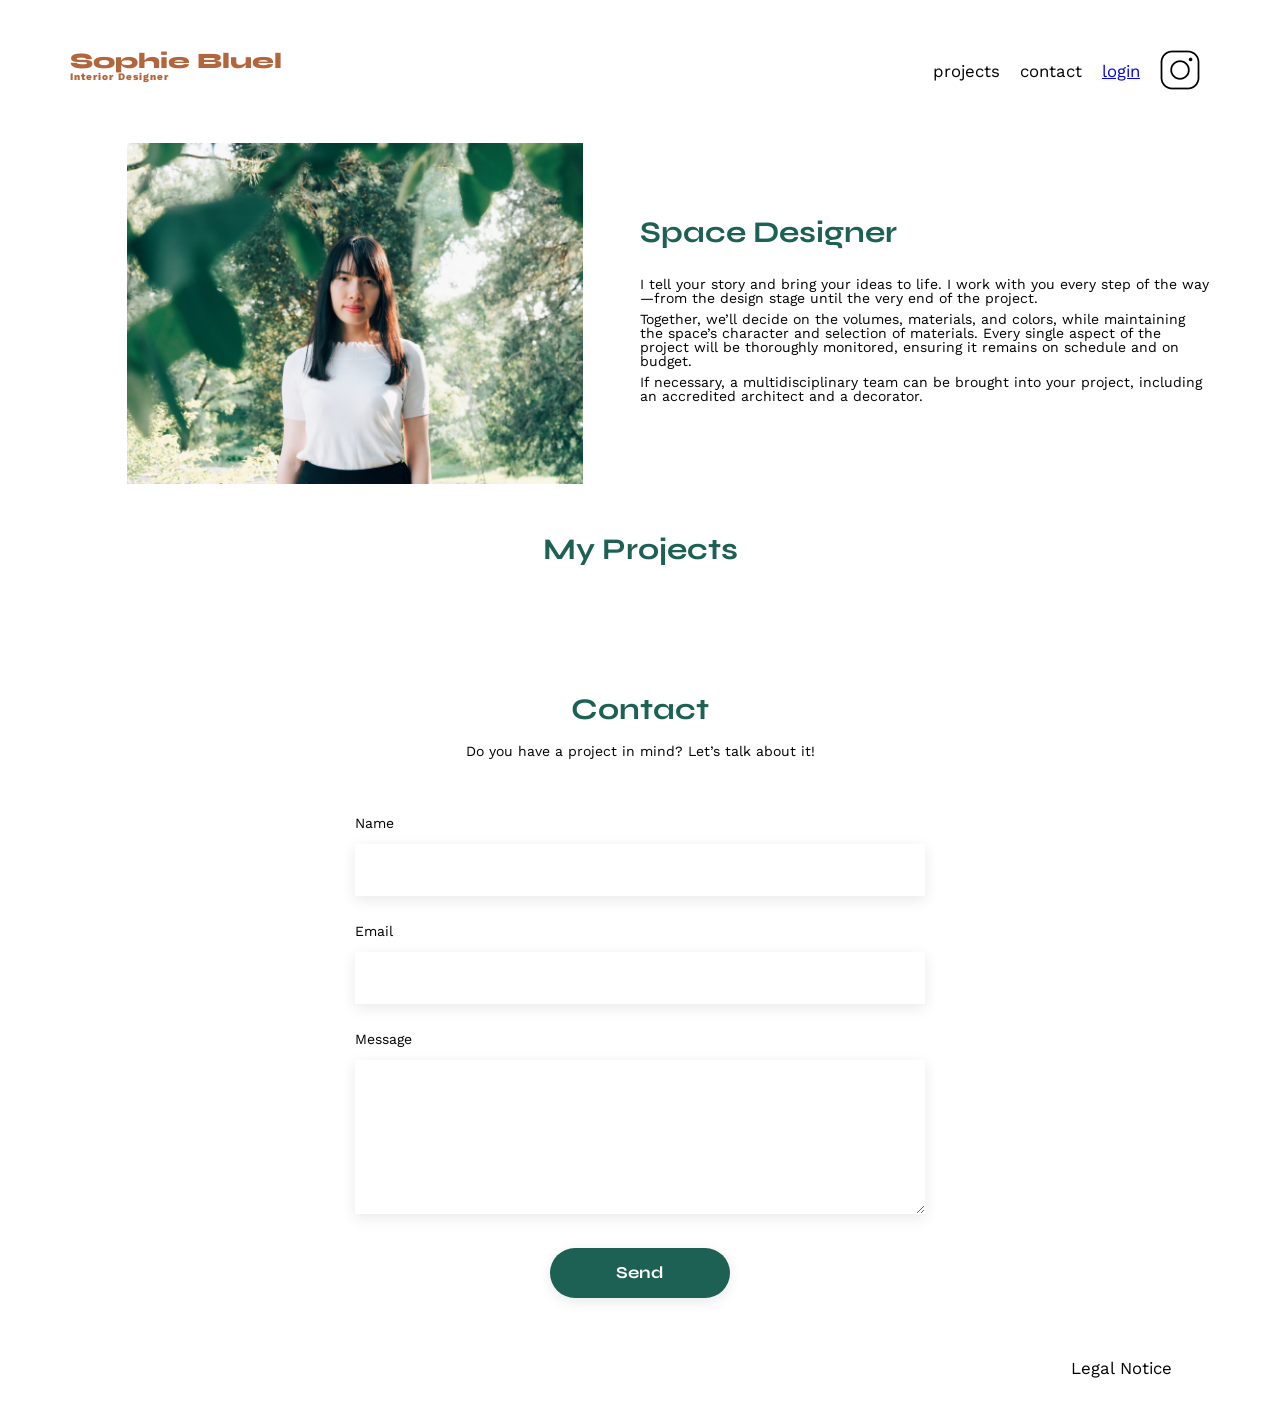
<file: FrontEnd/index.html>
<!DOCTYPE html>
<html lang="en">
  <head>
    <meta charset="UTF-8" />
    <title>Sophie Bluel - Interior Designer</title>
    <meta name="viewport" content="width=device-width, initial-scale=1.0" />
    <link rel="preconnect" href="https://fonts.googleapis.com" />
    <link rel="preconnect" href="https://fonts.gstatic.com" crossorigin />
    <link
      href="https://fonts.googleapis.com/css2?family=Syne:wght@400..800&family=Work+Sans:ital,wght@0,100..900;1,100..900&display=swap"
      rel="stylesheet"
    />
    <link
      rel="stylesheet"
      href="https://cdnjs.cloudflare.com/ajax/libs/font-awesome/6.7.2/css/all.min.css"
      integrity="sha512-Evv84Mr4kqVGRNSgIGL/F/aIDqQb7xQ2vcrdIwxfjThSH8CSR7PBEakCr51Ck+w+/U6swU2Im1vVX0SVk9ABhg=="
      crossorigin="anonymous"
      referrerpolicy="no-referrer"
    />
    <meta name="description" content="" />
    <link rel="stylesheet" href="./assets/style.css" />
    <script src="./script.js" defer></script>
  </head>
  <body>
    <section class="modal hidden">
      <div class="modal-nav-1">
        <i class="fa-solid fa-arrow-left fa-xl hidden"></i>
        <i class="fa-solid fa-xmark fa-xl"></i>
      </div>

      <div class="modal-content">
        <p>Photo Gallery</p>
      </div>
    </section>
    <div class="overlay hidden"></div>

    <section class="edit-notice hidden">
      <i class="fa-solid fa-pen-to-square"></i>
      <p>Editing Mode</p>
    </section>
    <header>
      <h1>Sophie Bluel <span>Interior Designer</span></h1>
      <nav>
        <ul>
          <li>projects</li>
          <li>contact</li>
          <li><a href="./login.html">login</a></li>
          <li><img src="./assets/icons/instagram.png" alt="Instagram" /></li>
        </ul>
      </nav>
    </header>
    <main>
      <section id="introduction">
        <figure>
          <img src="./assets/images/sophie-bluel.png" alt="" />
        </figure>
        <article>
          <h2>Space Designer</h2>
          <p>
            I tell your story and bring your ideas to life. I work with you
            every step of the way—from the design stage until the very end of
            the project.
          </p>
          <p>
            Together, we’ll decide on the volumes, materials, and colors, while
            maintaining the space’s character and selection of materials. Every
            single aspect of the project will be thoroughly monitored, ensuring
            it remains on schedule and on budget.
          </p>
          <p>
            If necessary, a multidisciplinary team can be brought into your
            project, including an accredited architect and a decorator.
          </p>
        </article>
      </section>
      <section id="portfolio">
        <div class="project-section-title">
          <h2>My Projects</h2>
          <div class="project-section-button hidden">
            <i class="fa-solid fa-pen-to-square"></i>
            <button>Editing Mode</button>
          </div>
        </div>

        <ul class="project-filter"></ul>
        <div class="gallery"></div>
      </section>
      <section id="contact">
        <h2>Contact</h2>
        <p>Do you have a project in mind? Let’s talk about it!</p>
        <form action="#" method="post">
          <label for="name">Name</label>
          <input type="text" name="name" id="name" />
          <label for="email">Email</label>
          <input type="email" name="email" id="email" />
          <label for="message">Message</label>
          <textarea name="message" id="message" cols="30" rows="10"></textarea>
          <input type="submit" value="Send" />
        </form>
      </section>
    </main>

    <footer>
      <nav>
        <ul>
          <li>Legal Notice</li>
        </ul>
      </nav>
    </footer>
  </body>
</html>
</file>
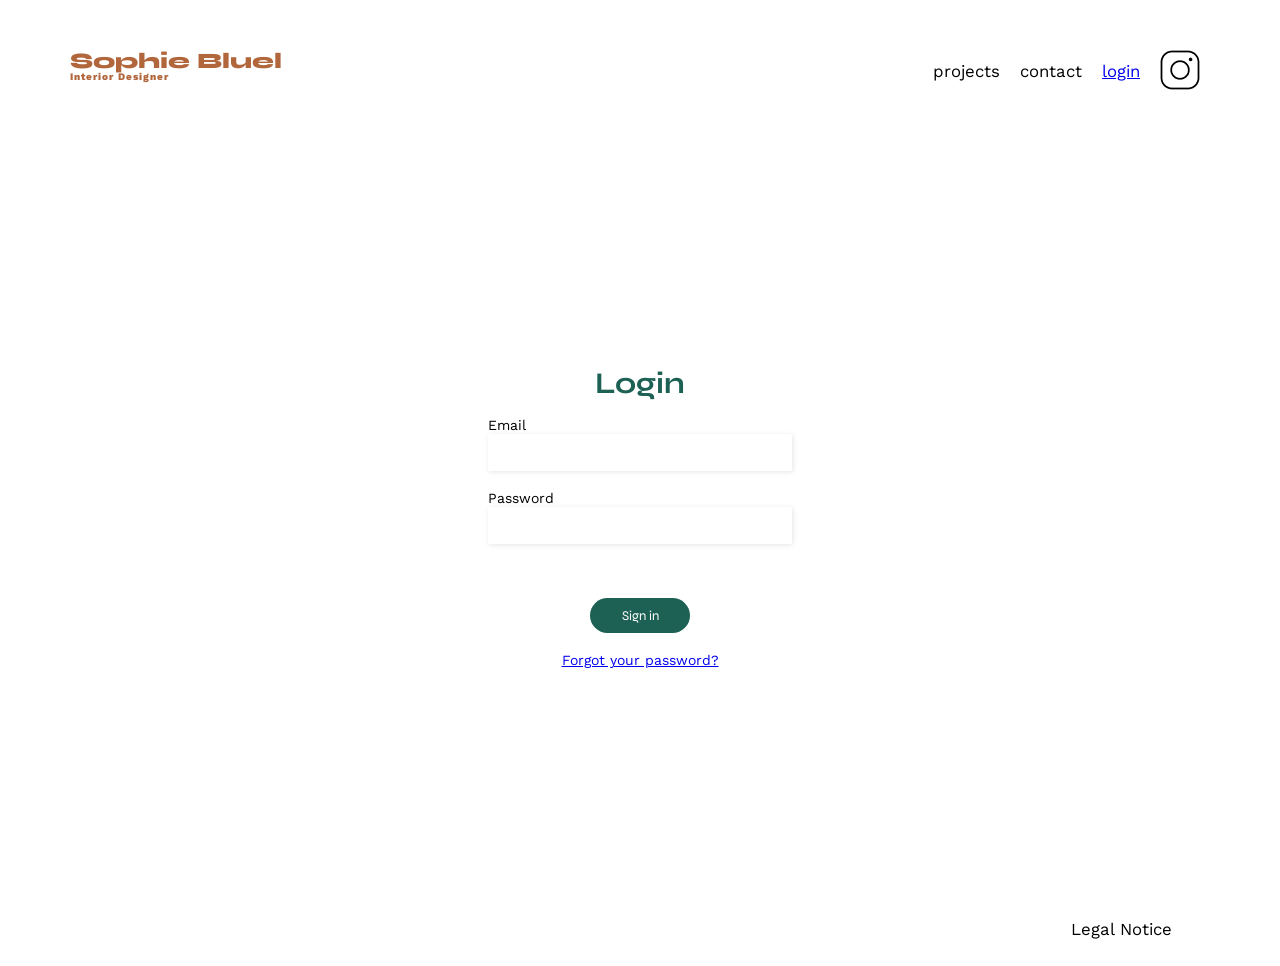
<file: FrontEnd/login.html>
<!DOCTYPE html>
<html lang="en">
  <head>
    <meta charset="UTF-8" />
    <title>Sophie Bluel - Interior Designer</title>
    <meta name="viewport" content="width=device-width, initial-scale=1.0" />
    <link rel="preconnect" href="https://fonts.googleapis.com" />
    <link rel="preconnect" href="https://fonts.gstatic.com" crossorigin />
    <link
      href="https://fonts.googleapis.com/css2?family=Syne:wght@700;800&family=Work+Sans&display=swap"
      rel="stylesheet"
    />
    <meta name="description" content="" />
    <link rel="stylesheet" href="./assets/style.css" />
    <script src="./login.js" defer></script>
  </head>
  <body>
    <header>
      <h1>Sophie Bluel <span>Interior Designer</span></h1>
      <nav>
        <ul>
          <li>projects</li>
          <li>contact</li>
          <li><a href="./login.html">login</a></li>
          <li><img src="./assets/icons/instagram.png" alt="Instagram" /></li>
        </ul>
      </nav>
    </header>

    <main class="login-body">
      <h2>Login</h2>
      <form class="login-form">
        <div class="login-div">
          <label for="email-input">Email</label>
          <input type="email" id="email-input" name="email" />
        </div>
        <div class="login-div">
          <label for="password-input">Password</label>
          <input type="password" id="password-input" name="password" />
        </div>

        <p class="login-error">Incorrect login credentials</p>

        <button type="submit">Sign in</button>
      </form>

      <a href="#">Forgot your password?</a>
    </main>

    <footer>
      <nav>
        <ul>
          <li>Legal Notice</li>
        </ul>
      </nav>
    </footer>
  </body>
</html>
</file>
<file: FrontEnd/assets/style.css>
/* http://meyerweb.com/eric/tools/css/reset/
   v2.0 | 20110126
   License: none (public domain)
*/

html,
body,
div,
span,
applet,
object,
iframe,
h1,
h2,
h3,
h4,
h5,
h6,
p,
blockquote,
pre,
a,
abbr,
acronym,
address,
big,
cite,
code,
del,
dfn,
em,
img,
ins,
kbd,
q,
s,
samp,
small,
strike,
strong,
sub,
sup,
tt,
var,
b,
u,
i,
center,
dl,
dt,
dd,
ol,
ul,
li,
fieldset,
form,
label,
legend,
table,
caption,
tbody,
tfoot,
thead,
tr,
th,
td,
article,
aside,
canvas,
details,
embed,
figure,
figcaption,
footer,
header,
hgroup,
menu,
nav,
output,
ruby,
section,
summary,
time,
mark,
audio,
video {
  margin: 0;
  padding: 0;
  border: 0;
  font-size: 100%;
  font: inherit;
  vertical-align: baseline;
}
/* HTML5 display-role reset for older browsers */
article,
aside,
details,
figcaption,
figure,
footer,
header,
hgroup,
menu,
nav,
section {
  display: block;
}
body {
  line-height: 1;
}
ol,
ul {
  list-style: none;
}
blockquote,
q {
  quotes: none;
}
blockquote:before,
blockquote:after,
q:before,
q:after {
  content: "";
  content: none;
}
table {
  border-collapse: collapse;
  border-spacing: 0;
}
/** end reset css**/

body {
  max-width: 1140px;
  margin: auto;
  font-family: "Work Sans";
  font-size: 14px;
  position: relative;
}
header {
  display: flex;
  justify-content: space-between;
  margin: 50px 0;
}
section {
  margin: 50px 0;
}

h1 {
  display: flex;
  flex-direction: column;
  font-family: "Syne";
  font-size: 22px;
  font-weight: 800;
  color: #b1663c;
}

h1 > span {
  font-family: "Work Sans";
  font-size: 10px;
  letter-spacing: 0.1em;
}

h2 {
  font-family: "Syne";
  font-weight: 700;
  font-size: 30px;
  color: #1d6154;
}
nav ul {
  display: flex;
  align-items: center;
  list-style-type: none;
}
nav li {
  padding: 0 10px;
  font-size: 1.2em;
}

li:hover {
  color: #b1663c;
}
#introduction {
  display: flex;
  align-items: center;
}
#introduction figure {
  flex: 1;
}
#introduction img {
  display: block;
  margin: auto;
  width: 80%;
}

#introduction article {
  flex: 1;
}
#introduction h2 {
  margin-bottom: 1em;
}

#introduction p {
  margin-bottom: 0.5em;
}
#portfolio h2 {
  text-align: center;
  margin-bottom: 1em;
}

.project-filter {
  display: flex;
  flex-direction: row;
  justify-content: center;
  gap: 15px;
  margin-top: 40px;
  margin-bottom: 40px;
}

.project-filter button {
  font-family: "Syne";
  border: 1px solid #1d6154;
  /* min-width: 75px;
  max-width: 200px; */
  box-sizing: border-box;
  /* width: fit-content; */
  color: #1d6154;
  background-color: white;
  border-radius: 30px;
  padding: 7px 6px;
  font-weight: bold;
  font-size: medium;
  cursor: pointer;
}

/* .project-filter button.small-btn {
  min-width: 100px;
}

.project-filter button.large-btn {
  min-width: 150px;
} */

.project-filter button.active-btn {
  color: white;
  background-color: #1d6154;
}

.gallery {
  width: 100%;
  display: grid;
  grid-template-columns: 1fr 1fr 1fr;
  grid-column-gap: 20px;
  grid-row-gap: 20px;
}

.gallery img {
  width: 100%;
}
#contact {
  width: 50%;
  margin: auto;
}
#contact > * {
  text-align: center;
}
#contact h2 {
  margin-bottom: 20px;
}
#contact form {
  text-align: left;
  margin-top: 30px;
  display: flex;
  flex-direction: column;
}

#contact input {
  height: 50px;
  font-size: 1.2em;
  border: none;
  box-shadow: 0px 4px 14px rgba(0, 0, 0, 0.09);
}
#contact label {
  margin: 2em 0 1em 0;
}
#contact textarea {
  border: none;
  box-shadow: 0px 4px 14px rgba(0, 0, 0, 0.09);
}

input[type="submit"] {
  font-family: "Syne";
  font-weight: 700;
  color: white;
  background-color: #1d6154;
  margin: 2em auto;
  width: 180px;
  text-align: center;
  border-radius: 60px;
}

footer nav ul {
  display: flex;
  justify-content: flex-end;
  margin: 2em;
}

/****************ADMIN LOGGED IN STYLES****************/
.edit-notice {
  display: flex;
  flex-direction: row;
  justify-content: center;
  align-items: center;
  height: 50px;
  /* width: 100vw; */
  margin-top: 0px;
  gap: 15px;
  color: white;
  background-color: black;
}

.project-section-title {
  display: flex;
  flex-direction: row;
  justify-content: center;
  align-items: center;
  gap: 25px;
}

#portfolio > .project-section-title > h2 {
  margin-bottom: 0;
}

.project-section-button {
  display: flex;
  flex-direction: row;
  align-items: center;
  gap: 10px;
}

.project-section-button > button {
  border: none;
  background-color: white;
}

.project-section-button > button:hover {
  cursor: pointer;
}

/***************LOGIN STYLES***************/
.login-body {
  display: flex;
  flex-direction: column;
  justify-content: center;
  align-items: center;
  height: 750px;
  gap: 20px;
}

.login-form {
  display: flex;
  flex-direction: column;
  align-items: center;
  gap: 20px;
}

.login-div {
  display: flex;
  flex-direction: column;
  gap: 2px;
}

.login-div > label {
  /* font-family: "Syne"; */
  font-weight: normal;
}

.login-div > input {
  width: 300px;
  height: 35px;
  border: none;
  box-shadow: 1px 1px 5px rgba(0, 0, 0, 0.1);
}

.login-form > button {
  width: 100px;
  height: 35px;
  font-family: "Syne";
  border-radius: 30px;
  border: none;
  background-color: #1d6154;
  color: white;
}

.login-form > button:hover {
  cursor: pointer;
}

.login-error {
  color: red;
  visibility: hidden;
}

/***************MODAL STYLES**************/
.modal {
  position: fixed;
  width: 550px;
  height: 600px;
  border: 1px solid black;
  top: 0;
  bottom: 0;
  left: 0;
  right: 0;
  margin: auto;
  box-sizing: border-box;
  padding: 35px;
  background-color: white;
  display: flex;
  flex-direction: column;
  z-index: 2;
}

.modal-nav-1 {
  display: flex;
  flex-direction: row;
  justify-content: flex-end;
  height: 6%;
  align-items: center;
}

i.fa-arrow-left:hover {
  cursor: pointer;
}

i.fa-xmark:hover {
  cursor: pointer;
}

.modal-nav-2 {
  display: flex;
  flex-direction: row;
  justify-content: space-between;
  height: 6%;
  align-items: center;
}

.modal-content {
  display: flex;
  flex-direction: column;
  justify-content: space-between;
  padding: 0 35px;
  align-items: center;
  height: 94%;
}

.modal p {
  align-self: center;
  font-size: x-large;
  /* height: 10%; */
}

.modal-projects {
  display: grid;
  width: 100%;
  grid-template-columns: repeat(5, 75px);
  row-gap: 20px;
  justify-content: space-between;
  height: 80%;
  overflow: auto;
}

.modal-image-container {
  width: 75px;
  height: 100px;
  position: relative;
}

.trash-icon {
  position: absolute;
  display: flex;
  justify-content: center;
  align-items: center;
  width: 25%;
  height: 20%;
  top: 4%;
  right: 4%;
  color: white;
  background-color: black;
  /* change color to white */
}

.trash-icon:hover {
  cursor: pointer;
}

.modal-image {
  width: 75px;
  height: 100px;
}

.modal-bottom-button {
  width: 175px;
  height: 30px;
  border: none;
  border-radius: 15px;
  color: white;
  background-color: #1d6154;
}

.modal-bottom-button:hover {
  cursor: pointer;
}

.modal-button-disabled {
  width: 175px;
  height: 30px;
  border: none;
  border-radius: 15px;
  color: white;
  background-color: #808080;
}

.modal-form {
  display: flex;
  flex-direction: column;
  height: 80%;
  width: 100%;
  /* might need to change this once I get the file input up */
  justify-content: space-between;
  align-items: center;
}

.modal-file-container {
  background-color: #e8f1f6;
  height: 175px;
  width: 100%;
}

.modal-upload-container {
  height: 100%;
  width: 100%;
  display: flex;
  flex-direction: column;
  align-items: center;
  justify-content: center;
  gap: 10px;
}

.modal-upload-container p {
  font-size: smaller;
}

.modal-upload-container label {
  color: #2a6db4;
  background-color: #b5bfc4;
  padding: 8px 30px;
  border-radius: 15px;
}

.modal-upload-container label:hover {
  cursor: pointer;
}

.modal-upload-container label,
.modal-input-container label,
.modal-category-container label {
  font-size: medium;
}

/* #e8f1f6 */
.image-icon {
  display: flex;
  justify-content: center;
  align-items: center;
  color: #b5bfc4;
}

.modal-preview-container {
  height: 100%;
  width: 100%;
  display: flex;
  justify-content: center;
}

.modal-preview-container > .preview-image {
  height: 100%;
  width: 150px;
}

.modal-input-container {
  display: flex;
  flex-direction: column;
  width: 100%;
  gap: 8px;
}

.modal-input-container > input,
.modal-input-container > select {
  width: 100%;
  height: 35px;
  border: none;
  box-shadow: 1px 1px 5px rgba(0, 0, 0, 0.1);
}

.modal-content button {
  margin: 0 10px;
  /* height: 10%; */
}

.overlay {
  position: fixed;
  top: 0;
  bottom: 0;
  left: 0;
  right: 0;
  width: 100%;
  height: 100%;
  background: rgba(0, 0, 0, 0.5);
  /* backdrop-filter: blur(3px); */
  z-index: 1;
}

.hidden {
  display: none;
}
</file>
